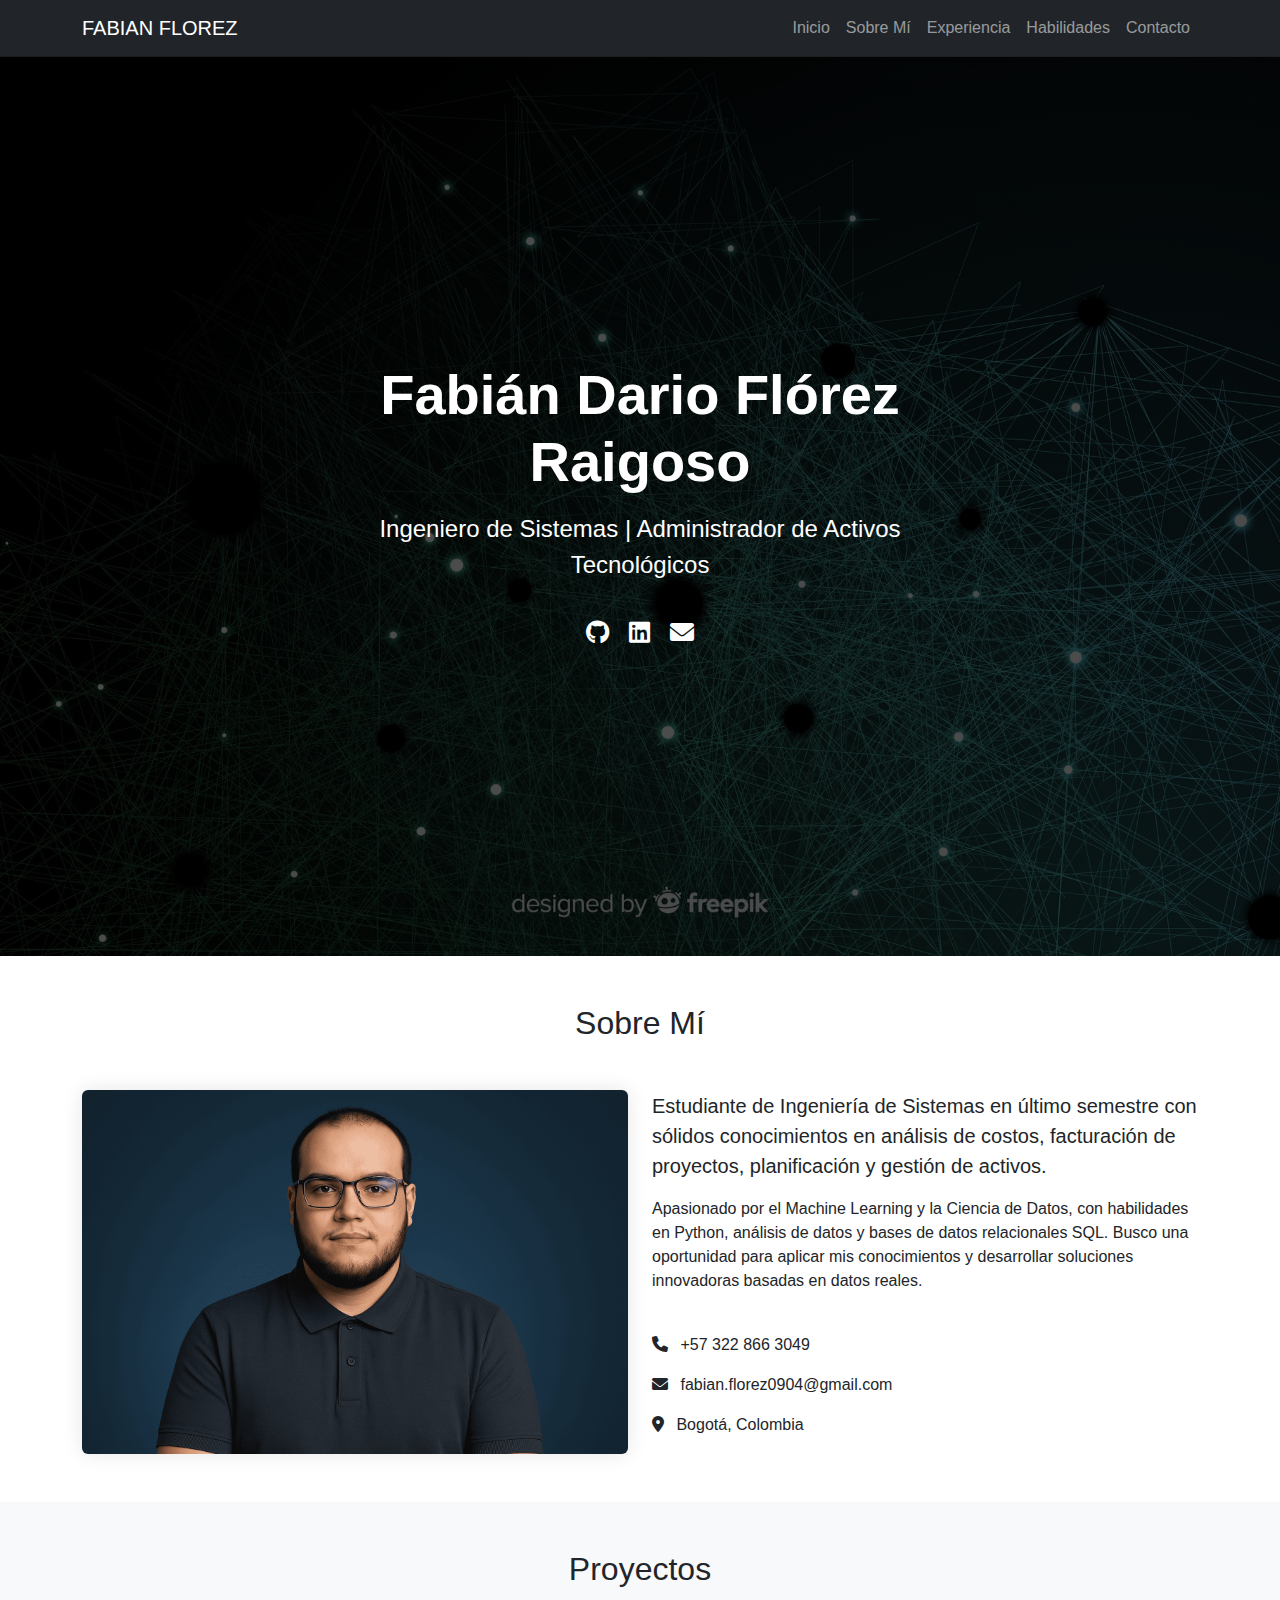
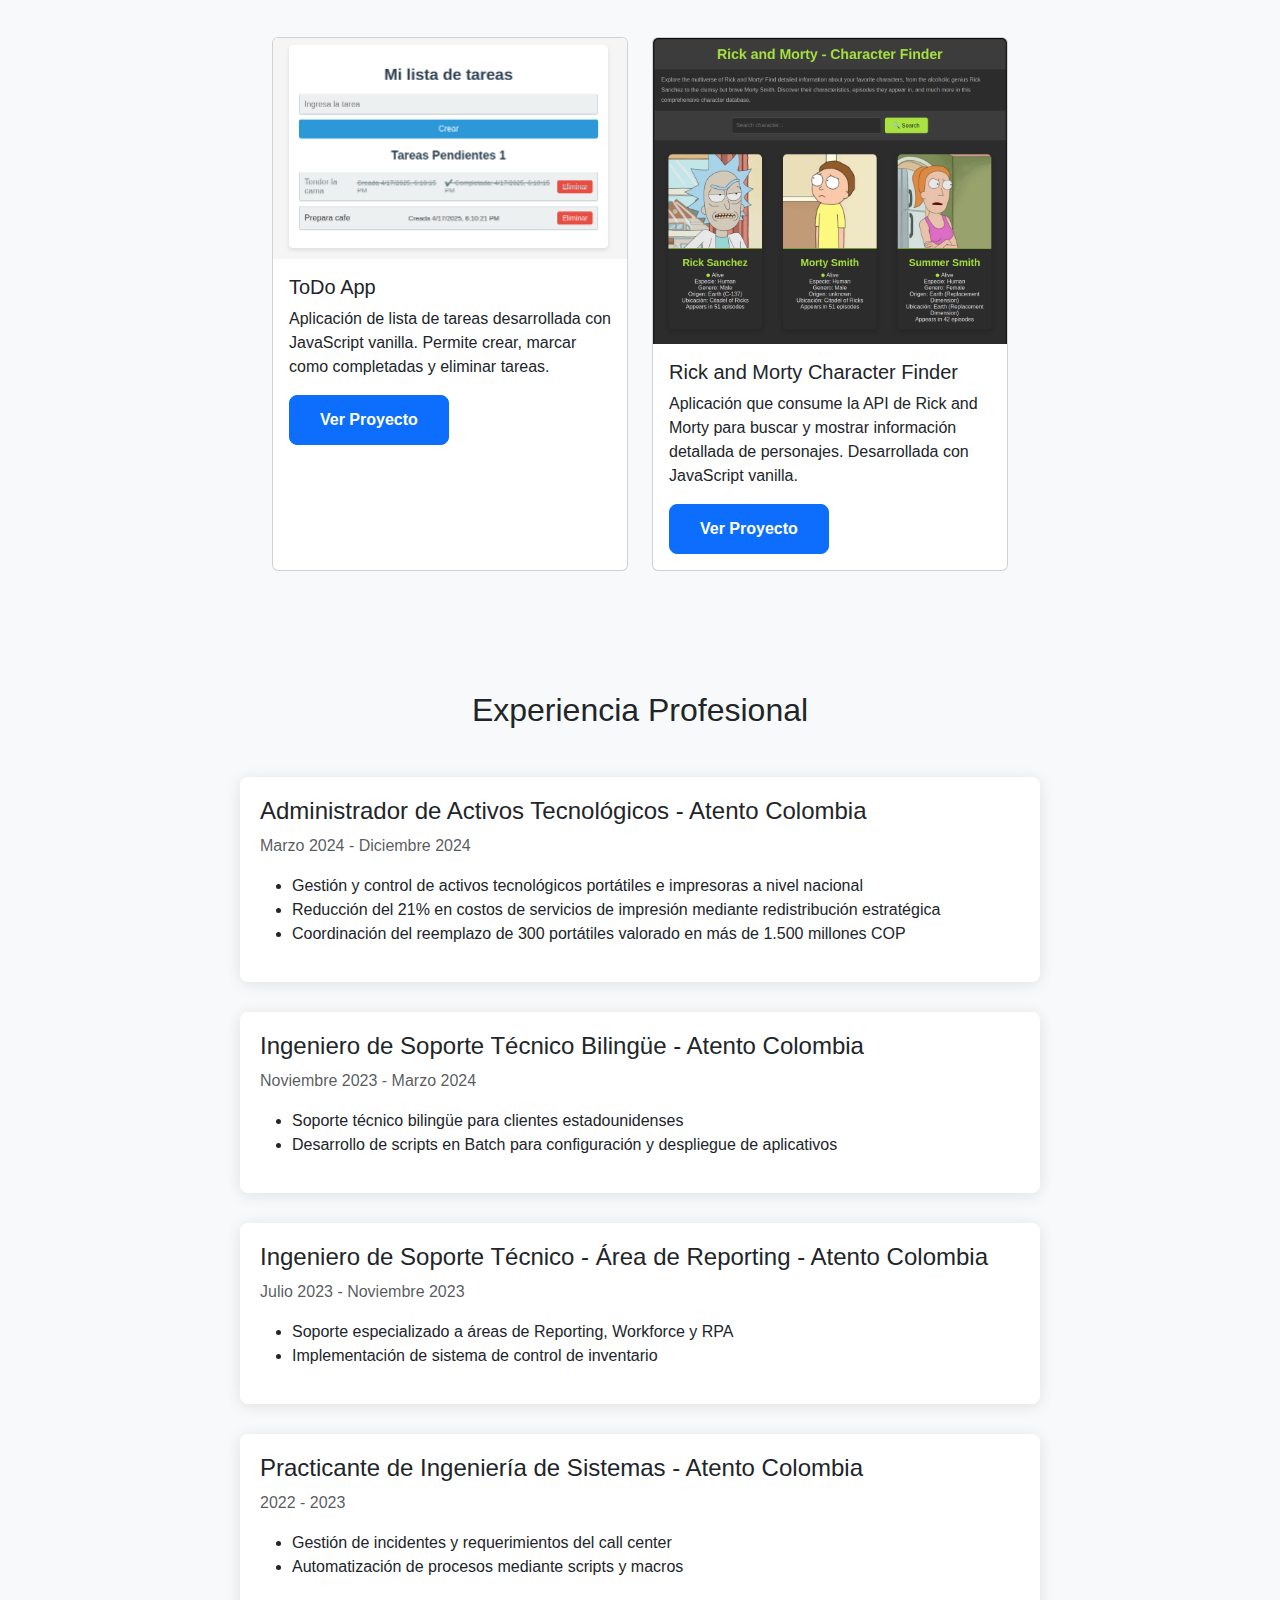
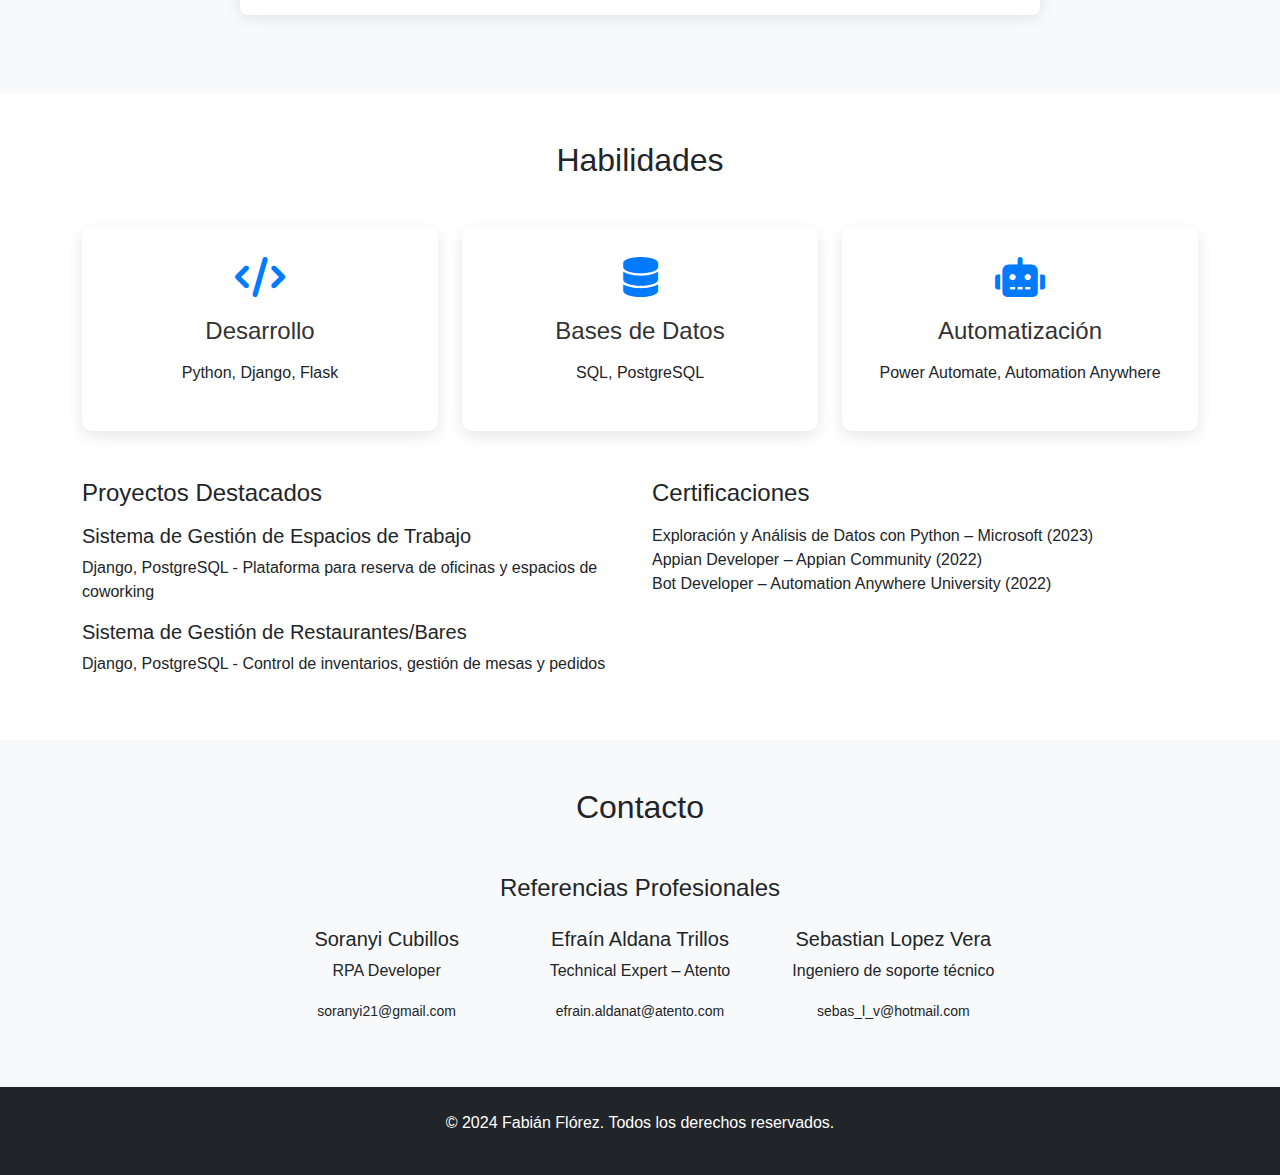
<file: index.html>
<!DOCTYPE html>
<html lang="es">
<head>
    <meta charset="UTF-8">
    <meta name="viewport" content="width=device-width, initial-scale=1.0">
    <title>Fabián Flórez - Ingeniero de Sistemas</title>
    <!-- Bootstrap CSS -->
    <link href="https://cdn.jsdelivr.net/npm/bootstrap@5.3.0/dist/css/bootstrap.min.css" rel="stylesheet">
    <!-- Font Awesome -->
    <link rel="stylesheet" href="https://cdnjs.cloudflare.com/ajax/libs/font-awesome/6.0.0/css/all.min.css">
    <!-- Custom CSS -->
    <link rel="stylesheet" href="styles.css">
</head>
<body>
    <!-- Navbar -->
    <nav class="navbar navbar-expand-lg navbar-dark bg-dark fixed-top">
        <div class="container">
            <a class="navbar-brand" href="#">FABIAN FLOREZ</a>
            <button class="navbar-toggler" type="button" data-bs-toggle="collapse" data-bs-target="#navbarNav">
                <span class="navbar-toggler-icon"></span>
            </button>
            <div class="collapse navbar-collapse" id="navbarNav">
                <ul class="navbar-nav ms-auto">
                    <li class="nav-item">
                        <a class="nav-link" href="#inicio">Inicio</a>
                    </li>
                    <li class="nav-item">
                        <a class="nav-link" href="#sobre-mi">Sobre Mí</a>
                    </li>
                    <li class="nav-item">
                        <a class="nav-link" href="#experiencia">Experiencia</a>
                    </li>
                    <li class="nav-item">
                        <a class="nav-link" href="#habilidades">Habilidades</a>
                    </li>
                    <li class="nav-item">
                        <a class="nav-link" href="#contacto">Contacto</a>
                    </li>
                </ul>
            </div>
        </div>
    </nav>

    <!-- Hero Section -->
    <section id="inicio" class="hero-section">
        <div class="container h-100">
            <div class="row h-100 align-items-center justify-content-center">
                <div class="col-md-8 col-lg-6 text-center">
                    <h1 class="display-4 fw-bold">Fabián Dario Flórez Raigoso</h1>
                    <p class="lead">Ingeniero de Sistemas | Administrador de Activos Tecnológicos</p>
                    <div class="social-links mt-4">
                        <a href="https://github.com/fabianflorez0904" target="_blank" class="text-white me-3"><i class="fab fa-github"></i></a>
                        <a href="https://linkedin.com/in/fabian-dario-florez-raigoso" target="_blank" class="text-white me-3"><i class="fab fa-linkedin"></i></a>
                        <a href="mailto:fabian.florez0904@gmail.com" class="text-white"><i class="fas fa-envelope"></i></a>
                    </div>
                </div>
            </div>
        </div>
    </section>

    <!-- Sobre Mí -->
    <section id="sobre-mi" class="py-5">
        <div class="container">
            <h2 class="text-center mb-5">Sobre Mí</h2>
            <div class="row align-items-center">
                <div class="col-md-6 d-flex justify-content-center">
                    <img src="assets/profile.png" alt="Fabian Florez" class="img-fluid rounded">
                </div>
                <div class="col-md-6 d-flex flex-column justify-content-center">
                    <p class="lead">
                        Estudiante de Ingeniería de Sistemas en último semestre con sólidos conocimientos en análisis de costos, 
                        facturación de proyectos, planificación y gestión de activos.
                    </p>
                    <p>
                        Apasionado por el Machine Learning y la Ciencia de Datos, con habilidades en Python, análisis de datos 
                        y bases de datos relacionales SQL. Busco una oportunidad para aplicar mis conocimientos y desarrollar 
                        soluciones innovadoras basadas en datos reales.
                    </p>
                    <div class="mt-4">
                        <p><i class="fas fa-phone me-2"></i> +57 322 866 3049</p>
                        <p><i class="fas fa-envelope me-2"></i> fabian.florez0904@gmail.com</p>
                        <p><i class="fas fa-map-marker-alt me-2"></i> Bogotá, Colombia</p>
                    </div>
                </div>
            </div>
        </div>
    </section>

    <!-- Pequenos proyectos -->
    <section id="proyectos" class="py-5 bg-light">
        <div class="container">
            <h2 class="text-center mb-5">Proyectos</h2>
            <div class="row justify-content-center">
                <div class="col-md-6 col-lg-4 mb-4">
                    <div class="card h-100">
                        <img src="assets/demos/to-do-demo.png" class="card-img-top" alt="ToDo App Demo">
                        <div class="card-body">
                            <h5 class="card-title">ToDo App</h5>
                            <p class="card-text">Aplicación de lista de tareas desarrollada con JavaScript vanilla. Permite crear, marcar como completadas y eliminar tareas.</p>
                            <a href="smallProjects/to-do-vanilla/todo.html" class="btn btn-primary" target="_blank">Ver Proyecto</a>
                        </div>
                    </div>
                </div>
                <div class="col-md-6 col-lg-4 mb-4">
                    <div class="card h-100">
                        <img src="assets/demos/rickmorty-demo.png" class="card-img-top" alt="Rick and Morty App Demo">
                        <div class="card-body">
                            <h5 class="card-title">Rick and Morty Character Finder</h5>
                            <p class="card-text">Aplicación que consume la API de Rick and Morty para buscar y mostrar información detallada de personajes. Desarrollada con JavaScript vanilla.</p>
                            <a href="https://fabianflorez0904.github.io/rick-and-morty-app/" class="btn btn-primary" target="_blank">Ver Proyecto</a>
                        </div>
                    </div>
                </div>
            </div>
        </div>
    </section>
    
    <!-- Experiencia -->
    <section id="experiencia" class="py-5 bg-light">
        <div class="container">
            <h2 class="text-center mb-5">Experiencia Profesional</h2>
            <div class="timeline">
                <div class="timeline-item">
                    <h4>Administrador de Activos Tecnológicos - Atento Colombia</h4>
                    <p class="text-muted">Marzo 2024 - Diciembre 2024</p>
                    <ul>
                        <li>Gestión y control de activos tecnológicos portátiles e impresoras a nivel nacional</li>
                        <li>Reducción del 21% en costos de servicios de impresión mediante redistribución estratégica</li>
                        <li>Coordinación del reemplazo de 300 portátiles valorado en más de 1.500 millones COP</li>
                    </ul>
                </div>
                <div class="timeline-item">
                    <h4>Ingeniero de Soporte Técnico Bilingüe - Atento Colombia</h4>
                    <p class="text-muted">Noviembre 2023 - Marzo 2024</p>
                    <ul>
                        <li>Soporte técnico bilingüe para clientes estadounidenses</li>
                        <li>Desarrollo de scripts en Batch para configuración y despliegue de aplicativos</li>
                    </ul>
                </div>
                <div class="timeline-item">
                    <h4>Ingeniero de Soporte Técnico - Área de Reporting - Atento Colombia</h4>
                    <p class="text-muted">Julio 2023 - Noviembre 2023</p>
                    <ul>
                        <li>Soporte especializado a áreas de Reporting, Workforce y RPA</li>
                        <li>Implementación de sistema de control de inventario</li>
                    </ul>
                </div>
                <div class="timeline-item">
                    <h4>Practicante de Ingeniería de Sistemas - Atento Colombia</h4>
                    <p class="text-muted">2022 - 2023</p>
                    <ul>
                        <li>Gestión de incidentes y requerimientos del call center</li>
                        <li>Automatización de procesos mediante scripts y macros</li>
                    </ul>
                </div>
            </div>
        </div>
    </section>

    <!-- Habilidades -->
    <section id="habilidades" class="py-5">
        <div class="container">
            <h2 class="text-center mb-5">Habilidades</h2>
            <div class="row">
                <div class="col-md-4 mb-4">
                    <div class="skill-card">
                        <i class="fas fa-code"></i>
                        <h4>Desarrollo</h4>
                        <p>Python, Django, Flask</p>
                    </div>
                </div>
                <div class="col-md-4 mb-4">
                    <div class="skill-card">
                        <i class="fas fa-database"></i>
                        <h4>Bases de Datos</h4>
                        <p>SQL, PostgreSQL</p>
                    </div>
                </div>
                <div class="col-md-4 mb-4">
                    <div class="skill-card">
                        <i class="fas fa-robot"></i>
                        <h4>Automatización</h4>
                        <p>Power Automate, Automation Anywhere</p>
                    </div>
                </div>
            </div>
            <div class="row mt-4">
                <div class="col-md-6">
                    <h4 class="mb-3">Proyectos Destacados</h4>
                    <ul class="list-unstyled">
                        <li class="mb-3">
                            <h5>Sistema de Gestión de Espacios de Trabajo</h5>
                            <p>Django, PostgreSQL - Plataforma para reserva de oficinas y espacios de coworking</p>
                        </li>
                        <li class="mb-3">
                            <h5>Sistema de Gestión de Restaurantes/Bares</h5>
                            <p>Django, PostgreSQL - Control de inventarios, gestión de mesas y pedidos</p>
                        </li>
                    </ul>
                </div>
                <div class="col-md-6">
                    <h4 class="mb-3">Certificaciones</h4>
                    <ul class="list-unstyled">
                        <li>Exploración y Análisis de Datos con Python – Microsoft (2023)</li>
                        <li>Appian Developer – Appian Community (2022)</li>
                        <li>Bot Developer – Automation Anywhere University (2022)</li>
                    </ul>
                </div>
            </div>
        </div>
    </section>

    <!-- Contacto -->
    <section id="contacto" class="py-5 bg-light">
        <div class="container">
            <h2 class="text-center mb-5">Contacto</h2>
            <div class="row justify-content-center">
                <div class="col-md-8 text-center">
                    <h4>Referencias Profesionales</h4>
                    <div class="row mt-4">
                        <div class="col-md-4">
                            <h5>Soranyi Cubillos</h5>
                            <p>RPA Developer</p>
                            <p><small>soranyi21@gmail.com</small></p>
                        </div>
                        <div class="col-md-4">
                            <h5>Efraín Aldana Trillos</h5>
                            <p>Technical Expert – Atento</p>
                            <p><small>efrain.aldanat@atento.com</small></p>
                        </div>
                        <div class="col-md-4">
                            <h5>Sebastian Lopez Vera</h5>
                            <p>Ingeniero de soporte técnico</p>
                            <p><small>sebas_l_v@hotmail.com</small></p>
                        </div>
                    </div>
                </div>
            </div>
        </div>
    </section>

    <!-- Footer -->
    <footer class="bg-dark text-white py-4">
        <div class="container text-center">
            <p>&copy; 2024 Fabián Flórez. Todos los derechos reservados.</p>
        </div>
    </footer>

    <!-- Bootstrap JS -->
    <script src="https://cdn.jsdelivr.net/npm/bootstrap@5.3.0/dist/js/bootstrap.bundle.min.js"></script>
</body>
</html>
</file>
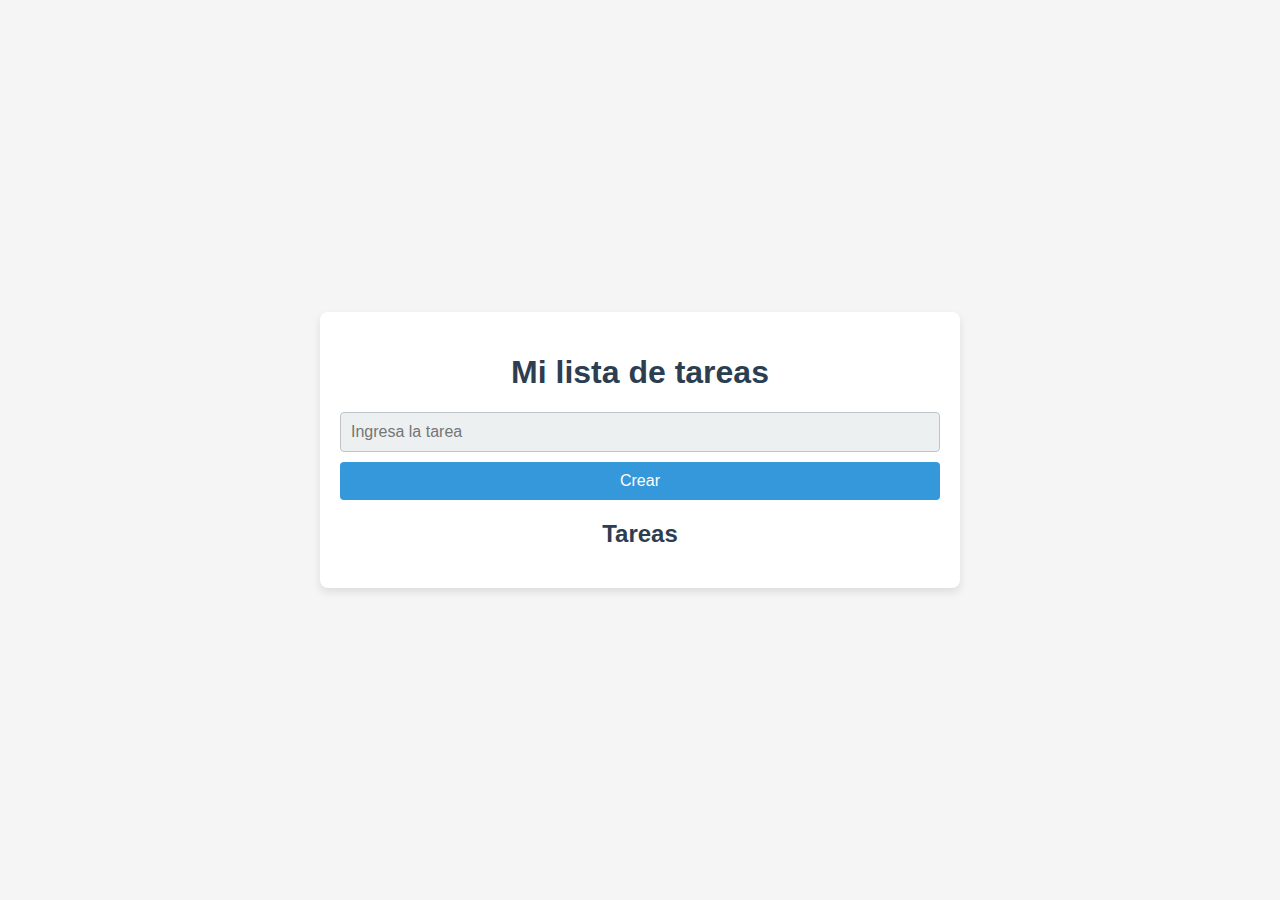
<file: smallProjects/to-do-vanilla/todo.html>
<!DOCTYPE html>
<html lang="en">
<head>
    <meta charset="UTF-8">
    <meta name="viewport" content="width=device-width, initial-scale=1.0">
    <title>To Do</title>
    <link rel="stylesheet" href="todo.css">
</head>
<body>
    <main>
        <h1>Mi lista de tareas</h1>

        <section id="formulario">
            <form id="task-form">
                <input type="text" id="task-input" placeholder="Ingresa la tarea">
                <button type="submit">Crear</button>
            </form>
        </section>

        <section id="tareas">
            <h2>
                Tareas
                <span id="task-count"></span>

            </h2>
            <ul id="task-list">
                <!-- Aquí se agregarán dinámicamente las tareas -->
            </ul>
        </section>
    </main>
    <script src="main.js"></script>
</body>
</html>
</file>
<file: styles.css>
/* General Styles */
html {
    scroll-behavior: smooth;
}

body {
    font-family: 'Segoe UI', Tahoma, Geneva, Verdana, sans-serif;
    padding-top: 56px;
}

/* Hero Section */
.hero-section {
    height: 100vh;
    background: linear-gradient(rgba(0, 0, 0, 0.7), rgba(0, 0, 0, 0.7)),
                url('assets/hero-bg.jpg') no-repeat center center;
    background-size: cover;
    color: white;
}

.hero-section h1 {
    font-size: 3.5rem;
    margin-bottom: 1rem;
}

.hero-section .lead {
    font-size: 1.5rem;
    margin-bottom: 2rem;
}

.social-links a {
    font-size: 1.5rem;
    transition: color 0.3s ease;
}

.social-links a:hover {
    color: #007bff !important;
}

/* Sobre Mí Section */
#sobre-mi img {
    box-shadow: 0 0 20px rgba(0, 0, 0, 0.1);
    transition: transform 0.3s ease;
}

#sobre-mi img:hover {
    transform: scale(1.02);
}

/* Timeline */
.timeline {
    position: relative;
    max-width: 800px;
    margin: 0 auto;
}

.timeline-item {
    padding: 20px;
    background: white;
    border-radius: 8px;
    box-shadow: 0 2px 15px rgba(0, 0, 0, 0.1);
    margin-bottom: 30px;
    transition: transform 0.3s ease;
}

.timeline-item:hover {
    transform: translateY(-5px);
}

/* Skills Cards */
.skill-card {
    text-align: center;
    padding: 30px;
    background: white;
    border-radius: 10px;
    box-shadow: 0 5px 15px rgba(0, 0, 0, 0.1);
    transition: transform 0.3s ease;
}

.skill-card:hover {
    transform: translateY(-10px);
}

.skill-card i {
    font-size: 2.5rem;
    color: #007bff;
    margin-bottom: 20px;
}

.skill-card h4 {
    margin-bottom: 15px;
    color: #333;
}

/* Contact Form */
.form-control {
    border-radius: 8px;
    padding: 12px;
    border: 1px solid #ddd;
    transition: border-color 0.3s ease;
}

.form-control:focus {
    border-color: #007bff;
    box-shadow: none;
}

.btn-primary {
    padding: 12px 30px;
    border-radius: 8px;
    font-weight: 600;
    transition: all 0.3s ease;
}

.btn-primary:hover {
    transform: translateY(-2px);
    box-shadow: 0 5px 15px rgba(0, 123, 255, 0.3);
}

/* Responsive Adjustments */
@media (max-width: 768px) {
    .hero-section h1 {
        font-size: 2.5rem;
    }
    
    .hero-section .lead {
        font-size: 1.2rem;
    }
    
    #sobre-mi img {
        margin-bottom: 30px;
    }
}

/* Animations */
@keyframes fadeIn {
    from {
        opacity: 0;
        transform: translateY(20px);
    }
    to {
        opacity: 1;
        transform: translateY(0);
    }
}

.timeline-item, .skill-card {
    animation: fadeIn 0.6s ease-out forwards;
}
</file>
<file: smallProjects/to-do-vanilla/todo.css>
body {
    font-family: 'Helvetica Neue', sans-serif;
    background-color: #f5f5f5;
    color: #333;
    margin: 0;
    padding: 0;
    display: flex;
    justify-content: center;
    align-items: center;
    height: 100vh;
}

main {
    background-color: #ffffff;
    padding: 20px;
    border-radius: 8px;
    box-shadow: 0 4px 8px rgba(0, 0, 0, 0.1);
    width: 90%;
    max-width: 600px;
}

h1, h2 {
    color: #2c3e50;
    text-align: center;
}

form {
    display: flex;
    flex-direction: column;
    gap: 10px;
    margin-bottom: 20px;
}

label {
    font-weight: bold;
    color: #34495e;
}

input[type="text"] {
    padding: 10px;
    border: 1px solid #bdc3c7;
    border-radius: 4px;
    font-size: 16px;
    background-color: #ecf0f1;
    color: #2c3e50;
}

button {
    padding: 10px;
    background-color: #3498db;
    color: #fff;
    border: none;
    border-radius: 4px;
    cursor: pointer;
    font-size: 16px;
    transition: background-color 0.3s ease;
}

button:hover {
    background-color: #2980b9;
}

.eliminar {
    background-color: #e74c3c;
    color: #fff;
    border: none;
    padding: 5px 10px;
    border-radius: 4px;
    cursor: pointer;
    font-size: 14px;
    transition: background-color 0.3s ease;
}

.eliminar:hover {
    background-color: #c0392b;
}

#task-list {
    list-style-type: none;
    padding: 0;
}

#task-list li {
    background-color: #ecf0f1;
    margin-bottom: 10px;
    padding: 10px;
    border-radius: 4px;
    display: flex;
    justify-content: space-between;
    align-items: center;
    border: 1px solid #bdc3c7;
}

.completada {
    text-decoration: line-through;
    background-color: #bdc3c7;
    color: #7f8c8d;
    border-color: #7f8c8d;
}
</file>
